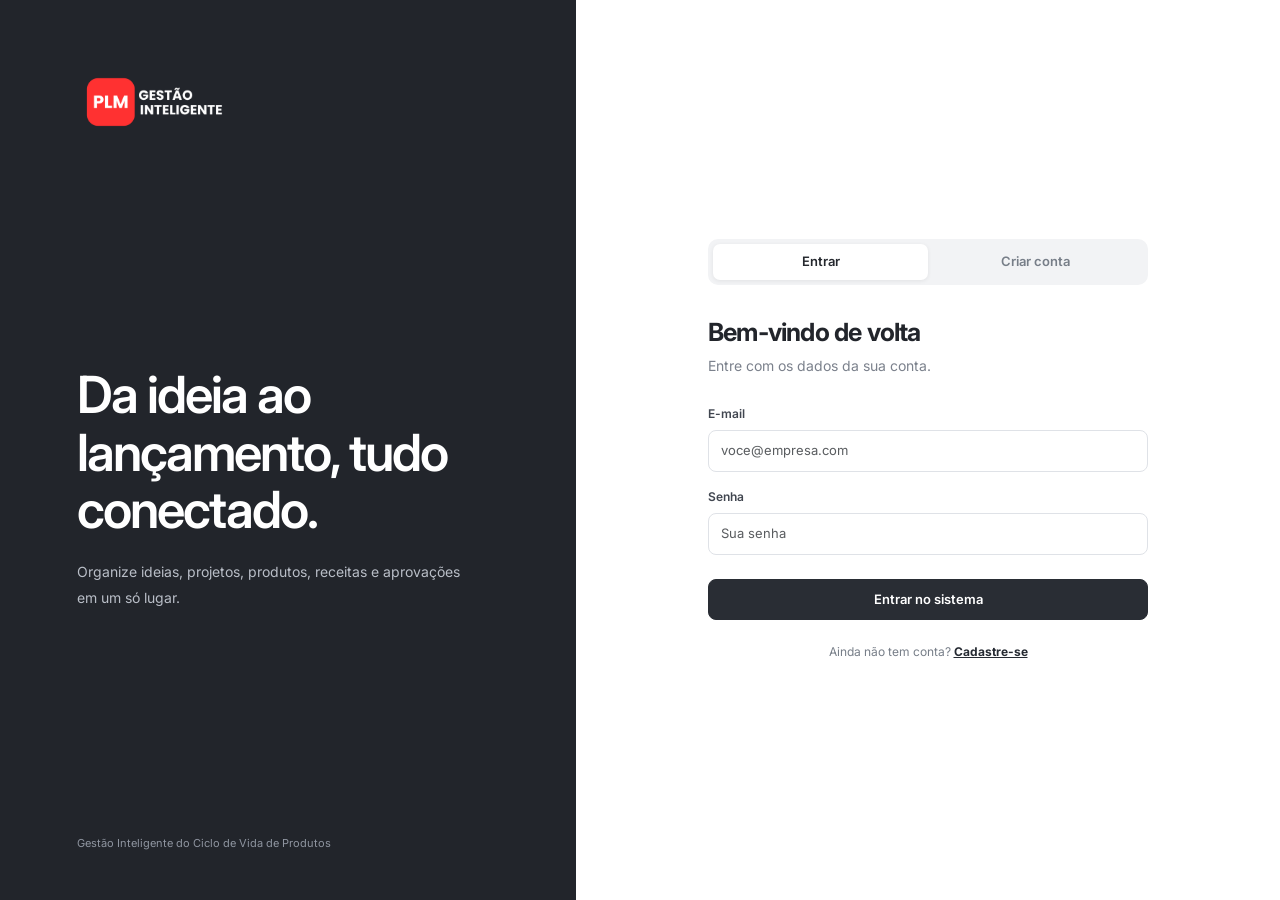
<file: index.html>
<!doctype html>
<html lang="pt-BR">
<head>
  <meta charset="utf-8"><meta name="viewport" content="width=device-width, initial-scale=1">
  <title> PLM | Gestão Inteligente</title>
  <link href="https://cdn.jsdelivr.net/npm/bootstrap@5.3.8/dist/css/bootstrap.min.css" rel="stylesheet">
  <link rel="preconnect" href="https://fonts.googleapis.com"><link href="https://fonts.googleapis.com/css2?family=Inter:wght@400;500;600;700&display=swap" rel="stylesheet">
  <link rel="stylesheet" href="css/style.css">
</head>
<body>
 
  <main id="authScreen" class="auth-screen">
    <section class="auth-brand-panel">
      <div class="auth-logo">
        <img src="assets/PLMlogotipo.png" alt="Logotipo PLM">
      </div>
      <div class="auth-message">
        <h1>Da ideia ao lançamento, tudo conectado.</h1>
        <p>Organize ideias, projetos, produtos, receitas e aprovações em um só lugar.</p>
      </div>
      <span class="auth-footnote">Gestão Inteligente do Ciclo de Vida de Produtos </span>
    </section>
    <section class="auth-form-panel">
      <div class="auth-card">
        <div class="auth-tabs nav nav-pills" role="tablist">
          <button class="nav-link active" id="loginTab" type="button">Entrar</button>
          <button class="nav-link" id="registerTab" type="button">Criar conta</button>
        </div>
        <form id="loginForm" class="auth-form">
          <h2>Bem-vindo de volta</h2><p class="muted-text">Entre com os dados da sua conta.</p>
          <label class="form-label" for="loginEmail">E-mail</label>
          <input class="form-control" id="loginEmail" type="email" required autocomplete="username" placeholder="voce@empresa.com">
          <label class="form-label mt-3" for="loginPassword">Senha</label>
          <input class="form-control" id="loginPassword" type="password" required autocomplete="current-password" placeholder="Sua senha">
          <button class="btn btn-primary w-100 mt-4" type="submit">Entrar no sistema</button>
          <p class="auth-switch">Ainda não tem conta? <button type="button" class="link-button" data-show-register>Cadastre-se</button></p>
        </form>
        <form id="registerForm" class="auth-form d-none">
          <h2>Criar sua conta</h2><p class="muted-text">Preencha seus dados para solicitar acesso.</p>
          <label class="form-label" for="registerUsername">Nome de usuário</label>
          
          <input class="form-control" id="registerUsername" required maxlength="60" autocomplete="nickname" placeholder="Ex.: maria.silva">
          <label class="form-label mt-3" for="registerName">Nome completo</label>
          
          <input class="form-control" id="registerName" required maxlength="120" autocomplete="name" placeholder="Seu nome completo">
          <label class="form-label mt-3" for="registerPhone">Telefone</label>
          <input class="form-control" id="registerPhone" type="tel" required autocomplete="tel" placeholder="(00) 00000-0000">
          
          <label class="form-label mt-3" for="registerEmail">E-mail corporativo</label>
          <input class="form-control" id="registerEmail" type="email" required autocomplete="email" placeholder="voce@empresa.com">
          <div class="row g-3 mt-0">
            <div class="col-md-6">
              <label class="form-label" for="registerDepartment">Departamento</label>
              <select class="form-select" id="registerDepartment" required>
                <option value="" selected disabled>Selecione</option>
                <option>Produção</option><option>P&amp;D</option>
              </select>
            </div>
            <div class="col-md-6">
              <label class="form-label" for="registerProfile">Perfil</label>
              <select class="form-select" id="registerProfile" disabled>
                <option selected>Colaborador</option>
              </select>
              <div class="form-text">Novos cadastros entram como Colaborador. Alterações de perfil são feitas pelo ADM.</div>
            </div>
          </div>
          <label class="form-label mt-3" for="registerPassword">Senha</label>
          <input class="form-control" id="registerPassword" type="password" minlength="8" required autocomplete="new-password" placeholder="Mínimo de 8 caracteres">
          <button class="btn btn-primary w-100 mt-4" type="submit">Criar conta</button>
          <p class="auth-switch">Já tem uma conta? <button type="button" class="link-button" data-show-login>Entrar</button></p>
          <p class="security-note">Se ainda não existir ADM geral, o primeiro cadastro pode configurar a conta administrativa do protótipo.</p>
        </form>
        <div id="authMessage" class="alert d-none mt-3" role="status"></div>
      </div>
    </section>
  </main>
  <script src="https://cdn.jsdelivr.net/npm/bootstrap@5.3.8/dist/js/bootstrap.bundle.min.js"></script><script src="js/script.js"></script>
</body></html>
</file>
<file: css/style.css>
:root {
    --ink: #22252b;
    --muted: #7b818c;
    --line: #e7e9ed;
    --paper: #f7f8fa;
    --primary: #30343b;
    --sidebar: #202329;
    --sidebar-muted: #a0a5af;
    --accent: #cbd5e1;
}

* {
    box-sizing: border-box;
}

body {
    margin: 0;
    background: var(--paper);
    color: var(--ink);
    font-family: Inter, system-ui, -apple-system, sans-serif;
    font-size: 14px;
}

.d-none {
    display: none !important;
}


/* =========================
   BOTÕES
========================= */

.btn {
    font-weight: 600;
    border-radius: 8px;
    padding: 10px 14px;
    font-size: 13px;
}

.btn-primary {
    background: #292d34;
    border-color: #292d34;
}

.btn-primary:hover,
.btn-primary:focus {
    background: #414650;
    border-color: #414650;
}


/* =========================
   FORMULÁRIOS
========================= */

.form-control,
.form-select {
    min-height: 42px;
    border: 1px solid #dfe2e7;
    border-radius: 8px;
    font-size: 13px;
    box-shadow: none !important;
}

.form-control:focus,
.form-select:focus {
    border-color: #9aa3b1;
}

.form-label {
    font-weight: 600;
    font-size: 12px;
    color: #414650;
    margin-bottom: 7px;
}


/* =========================
   TELA DE LOGIN / CADASTRO
========================= */

.auth-screen {
    min-height: 100vh;
    display: grid;
    grid-template-columns: minmax(300px, 0.9fr) minmax(420px, 1.1fr);
    background: #fff;
}


/* Painel esquerdo */

.auth-brand-panel {
    background: #22252b;
    color: #fff;
    padding: 48px clamp(28px, 6vw, 90px);

    display: flex;
    flex-direction: column;
    justify-content: space-between;

    min-height: 100vh;
}


/* Logo */

.auth-logo img {
    width: 180px;
    height: auto;
    display: block;
}

.auth-brand,
.brand {
    display: flex;
    align-items: center;
    gap: 12px;

    color: inherit;
    text-decoration: none;
}

.brand-mark {
    width: 42px;
    height: 42px;

    border-radius: 12px;
    background: #f1f3f5;
    color: #24272d;

    display: grid;
    place-items: center;

    font-weight: 800;
    font-size: 21px;
}

.auth-brand b,
.brand b {
    font-size: 23px;
    letter-spacing: -1px;
    display: block;
    line-height: 1.1;
}

.auth-brand b span,
.brand b span {
    color: #aeb6c2;
}

.auth-brand small,
.brand small {
    display: block;
    font-size: 9px;
    letter-spacing: 1.7px;
    color: #aeb3bc;
    margin-top: 5px;
}


/* Texto da tela de login */

.auth-message {
    max-width: 470px;
    margin: 70px 0;
}

.eyebrow {
    font-size: 10px;
    font-weight: 700;
    letter-spacing: 1.8px;
    color: #9299a5;
    margin: 0 0 10px;
}

.auth-message h1 {
    font-size: clamp(34px, 4vw, 54px);
    line-height: 1.13;
    letter-spacing: -2px;
    font-weight: 600;
    margin: 0 0 20px;
}

.auth-message > p:last-child {
    color: #b9bec7;
    line-height: 1.8;
    max-width: 390px;
}

.auth-footnote {
    font-size: 11px;
    color: #8f95a0;
}


/* Painel direito */

.auth-form-panel {
    display: grid;
    place-items: center;
    padding: 36px 24px;
}

.auth-card {
    width: min(100%, 440px);
}


/* Abas Entrar / Criar conta */

.auth-tabs {
    background: #f2f3f5;
    padding: 5px;
    border-radius: 10px;
    display: flex;
    margin-bottom: 32px;
}

.auth-tabs .nav-link {
    flex: 1;
    color: #777e88;
    font-size: 13px;
    font-weight: 600;
    border-radius: 7px;
}

.auth-tabs .nav-link.active {
    background: #fff;
    color: #25282e;
    box-shadow: 0 1px 4px #00000012;
}


/* Formulário */

.auth-form h2 {
    font-size: 25px;
    letter-spacing: -0.8px;
    font-weight: 700;
    margin: 0 0 8px;
}

.muted-text {
    color: var(--muted);
    margin-bottom: 26px;
}

.auth-switch {
    text-align: center;
    margin: 23px 0 0;
    color: #777e88;
    font-size: 12px;
}

.link-button {
    border: 0;
    background: none;
    color: #252a32;
    font-weight: 700;
    text-decoration: underline;
    padding: 0;
}

.security-note {
    font-size: 10px;
    color: #9298a2;
    line-height: 1.5;
    margin: 14px 0 0;
}


/* =========================
   ESTRUTURA DO SISTEMA
========================= */

.app-shell {
    min-height: 100vh;
}


/* =========================
   SIDEBAR
========================= */

.sidebar {
    width: 250px;
    position: fixed;
    inset: 0 auto 0 0;

    background: var(--sidebar);
    color: #fff;

    padding: 25px 16px 15px;

    display: flex;
    flex-direction: column;

    z-index: 1030;
    overflow-y: auto;
}

.sidebar .brand {
    padding: 0 9px 28px;
}

.sidebar .brand-mark {
    width: 37px;
    height: 37px;
    border-radius: 10px;
}

.sidebar .brand b {
    font-size: 20px;
}

.sidebar .brand small {
    font-size: 8px;
}


/* Workspace */

.workspace {
    display: flex;
    align-items: center;
    gap: 10px;

    background: #ffffff0b;
    border: 1px solid #ffffff12;
    border-radius: 9px;

    padding: 11px;
    margin-bottom: 25px;
}

.workspace-icon {
    width: 32px;
    height: 32px;

    border-radius: 8px;
    background: #414650;

    display: grid;
    place-items: center;

    font-size: 11px;
    font-weight: 700;
}

.workspace b,
.logged-user b {
    display: block;
    font-size: 11px;
    font-weight: 600;
}

.workspace small,
.logged-user small {
    display: block;
    font-size: 10px;
    color: #a4aab4;
    margin-top: 4px;
}


/* Navegação */

.nav-label {
    color: #838995;
    font-size: 9px;
    font-weight: 700;
    letter-spacing: 1.5px;
    margin: 0 10px 10px;
}

.nav-space {
    margin-top: 25px;
}

.sidebar nav {
    display: flex;
    flex-direction: column;
    gap: 4px;
}

.sidebar .nav-link {
    display: flex;
    align-items: center;
    gap: 12px;

    color: #b8bdc6;

    padding: 11px 12px;
    border-radius: 8px;

    font-size: 12px;
    text-decoration: none;
}

.sidebar .nav-link > span {
    margin-left: 1px;
}

.sidebar .nav-link.active,
.sidebar .nav-link:hover {
    background: #ffffff12;
    color: #fff;
}

.sidebar .nav-link.active {
    box-shadow: inset 3px 0 #e6e8eb;
}


/* Usuário da sidebar */

.sidebar-bottom {
    margin-top: auto;
    padding-top: 25px;
}

.logged-user {
    display: flex;
    align-items: center;
    gap: 10px;

    border-top: 1px solid #ffffff15;
    padding: 17px 7px 0;
}

.avatar {
    width: 34px;
    height: 34px;

    border-radius: 50%;

    display: grid;
    place-items: center;

    background: #e7e9ed;
    color: #353942;

    font-size: 12px;
    font-weight: 700;

    flex-shrink: 0;
}

.logout-button {
    margin-left: auto;
    background: transparent;
    border: 0;
    color: #b8bdc6;
    font-size: 19px;
}


/* =========================
   CONTEÚDO PRINCIPAL
========================= */

.page-shell {
    margin-left: 250px;
    min-height: 100vh;

    display: flex;
    flex-direction: column;
}


/* Topbar */

.topbar {
    height: 67px;

    position: sticky;
    top: 0;
    z-index: 1000;

    background: #ffffffed;
    backdrop-filter: blur(10px);

    border-bottom: 1px solid var(--line);

    display: flex;
    align-items: center;
    justify-content: space-between;

    padding: 0 34px;
}

.breadcrumbs {
    font-size: 12px;
    color: #8a909a;
}

.breadcrumbs span {
    padding: 0 10px;
    color: #c5c8ce;
}

.breadcrumbs b {
    color: #353941;
    font-weight: 600;
}

.top-actions {
    display: flex;
    align-items: center;
    gap: 13px;
}

.top-user-label {
    font-size: 11px;
    color: #7e8490;
}

.top-avatar {
    width: 30px;
    height: 30px;
}

.mobile-menu {
    display: none;
    border: 0;
    background: none;
    font-size: 20px;
}

.topbar .mobile-menu {
    color: #3a3e46;
}


/* =========================
   CONTEÚDO DAS PÁGINAS
========================= */

.content {
    width: 100%;
    max-width: none;
    padding: 35px 34px;
    flex: 1;
}

.page {
    display: none;
}

.page.active-page {
    display: block;
    animation: fadeIn 0.18s ease;
}

@keyframes fadeIn {
    from {
        opacity: 0.6;
        transform: translateY(3px);
    }

    to {
        opacity: 1;
        transform: none;
    }
}


/* Cabeçalho das páginas */

.page-heading {
    display: flex;
    justify-content: space-between;
    align-items: center;
    gap: 20px;
    margin-bottom: 27px;
}

.page-heading h1 {
    font-size: 28px;
    letter-spacing: -1px;
    font-weight: 700;
    margin: 0 0 8px;
}

.description {
    color: #7d838e;
    font-size: 12px;
    margin: 0;
}


/* =========================
   PAINÉIS
========================= */

.panel {
    background: #fff;
    border: 1px solid var(--line);
    border-radius: 12px;

    overflow: hidden;

    box-shadow: 0 2px 5px #11111103;
}

.panel-toolbar {
    display: flex;
    justify-content: space-between;
    align-items: center;
    gap: 18px;

    padding: 21px 22px;

    border-bottom: 1px solid #eef0f3;
}

.panel-toolbar h2 {
    font-size: 14px;
    font-weight: 700;
    margin: 0 0 6px;
}

.panel-toolbar p {
    font-size: 11px;
    color: #858b96;
    margin: 0;
}

.table-search {
    max-width: 230px;
    min-width: 150px;
    min-height: 36px;
}


/* =========================
   TABELAS
========================= */

.data-table {
    margin: 0;
    font-size: 12px;
    white-space: nowrap;
}

.data-table thead th {
    background: #fafbfc;
    color: #858b96;

    font-size: 9px;
    letter-spacing: 0.8px;
    font-weight: 700;

    padding: 14px 20px;

    border-bottom: 1px solid #eceef1;
}

.data-table tbody td {
    padding: 17px 20px;

    color: #4c525d;

    border-bottom: 1px solid #f0f1f3;
}

.data-table tbody tr:last-child td {
    border-bottom: 0;
}


/* Tabela vazia */

.empty-row td {
    height: 160px;

    text-align: center !important;
    vertical-align: middle;

    color: #9ba1aa !important;

    white-space: normal;
}

.empty-state-icon {
    width: 36px;
    height: 36px;

    border: 1px solid #e8eaee;
    border-radius: 10px;

    display: grid;
    place-items: center;

    margin: 0 auto 10px;

    color: #8c929c;
    font-size: 16px;
}

.empty-state-title {
    font-weight: 600;
    color: #626873;
    margin-bottom: 4px;
}

.empty-state-hint {
    font-size: 11px;
    color: #a0a5ae;
}

.status-pill {
    display: inline-flex;
    align-items: center;

    padding: 5px 9px;

    border-radius: 20px;

    background: #f0f2f4;
    color: #616874;

    font-size: 10px;
    font-weight: 600;
}


/* =========================
   RODAPÉ
========================= */

.site-footer {
    border-top: 1px solid var(--line);

    padding: 17px 34px;

    color: #969ca6;
    font-size: 10px;
}


/* =========================
   MODAIS
========================= */

.modal-content {
    border: 0;
    border-radius: 13px;

    box-shadow: 0 20px 80px #10131b25;
}

.modal-header,
.modal-footer {
    padding: 19px 22px;
    border-color: #eceef1;
}

.modal-body {
    padding: 22px;
}

.modal-subtitle {
    font-size: 11px;
    color: #858b96;
    margin-top: 6px;
}

.field-stack {
    display: flex;
    flex-direction: column;
    gap: 15px;
}

.field-stack .form-label {
    margin-bottom: 6px;
}


/* =========================
   TOAST / ALERTAS
========================= */

.toast {
    border: 1px solid var(--line);
    border-radius: 10px;

    box-shadow: 0 5px 25px #00000012;
}

.alert {
    font-size: 12px;
}


/* =========================
   RESPONSIVIDADE
========================= */

@media (max-width: 900px) {

    .auth-screen {
        grid-template-columns: 1fr;
    }

    .auth-brand-panel {
        min-height: auto;
        padding: 25px 28px;
    }

    .auth-message {
        margin: 42px 0 28px;
    }

    .auth-message h1 {
        font-size: 36px;
    }

    .auth-footnote {
        display: none;
    }

    .auth-form-panel {
        padding: 38px 22px;
    }

    .sidebar {
        transform: translateX(-100%);
        transition: transform 0.2s ease;
    }

    .sidebar.open {
        transform: translateX(0);
    }

    .page-shell {
        margin-left: 0;
    }

    .mobile-menu {
        display: block;
        margin-right: 13px;
    }

    .topbar {
        justify-content: flex-start;
        padding: 0 18px;
    }

    .top-actions {
        margin-left: auto;
    }

    .content {
        padding: 27px 18px;
    }

    .site-footer {
        padding: 15px 18px;
    }
}


/* Celulares */

@media (max-width: 560px) {

    .page-heading {
        align-items: flex-start;
        flex-direction: column;
    }

    .page-heading .btn {
        width: 100%;
    }

    .panel-toolbar {
        align-items: flex-start;
        flex-direction: column;
    }

    .table-search {
        max-width: none;
        width: 100%;
    }

    .top-user-label {
        display: none;
    }

    .page-heading h1 {
        font-size: 25px;
    }

    .auth-message h1 {
        font-size: 32px;
    }

    .auth-brand-panel {
        padding: 23px;
    }

    .auth-message {
        margin: 32px 0 20px;
    }
}
</file>
